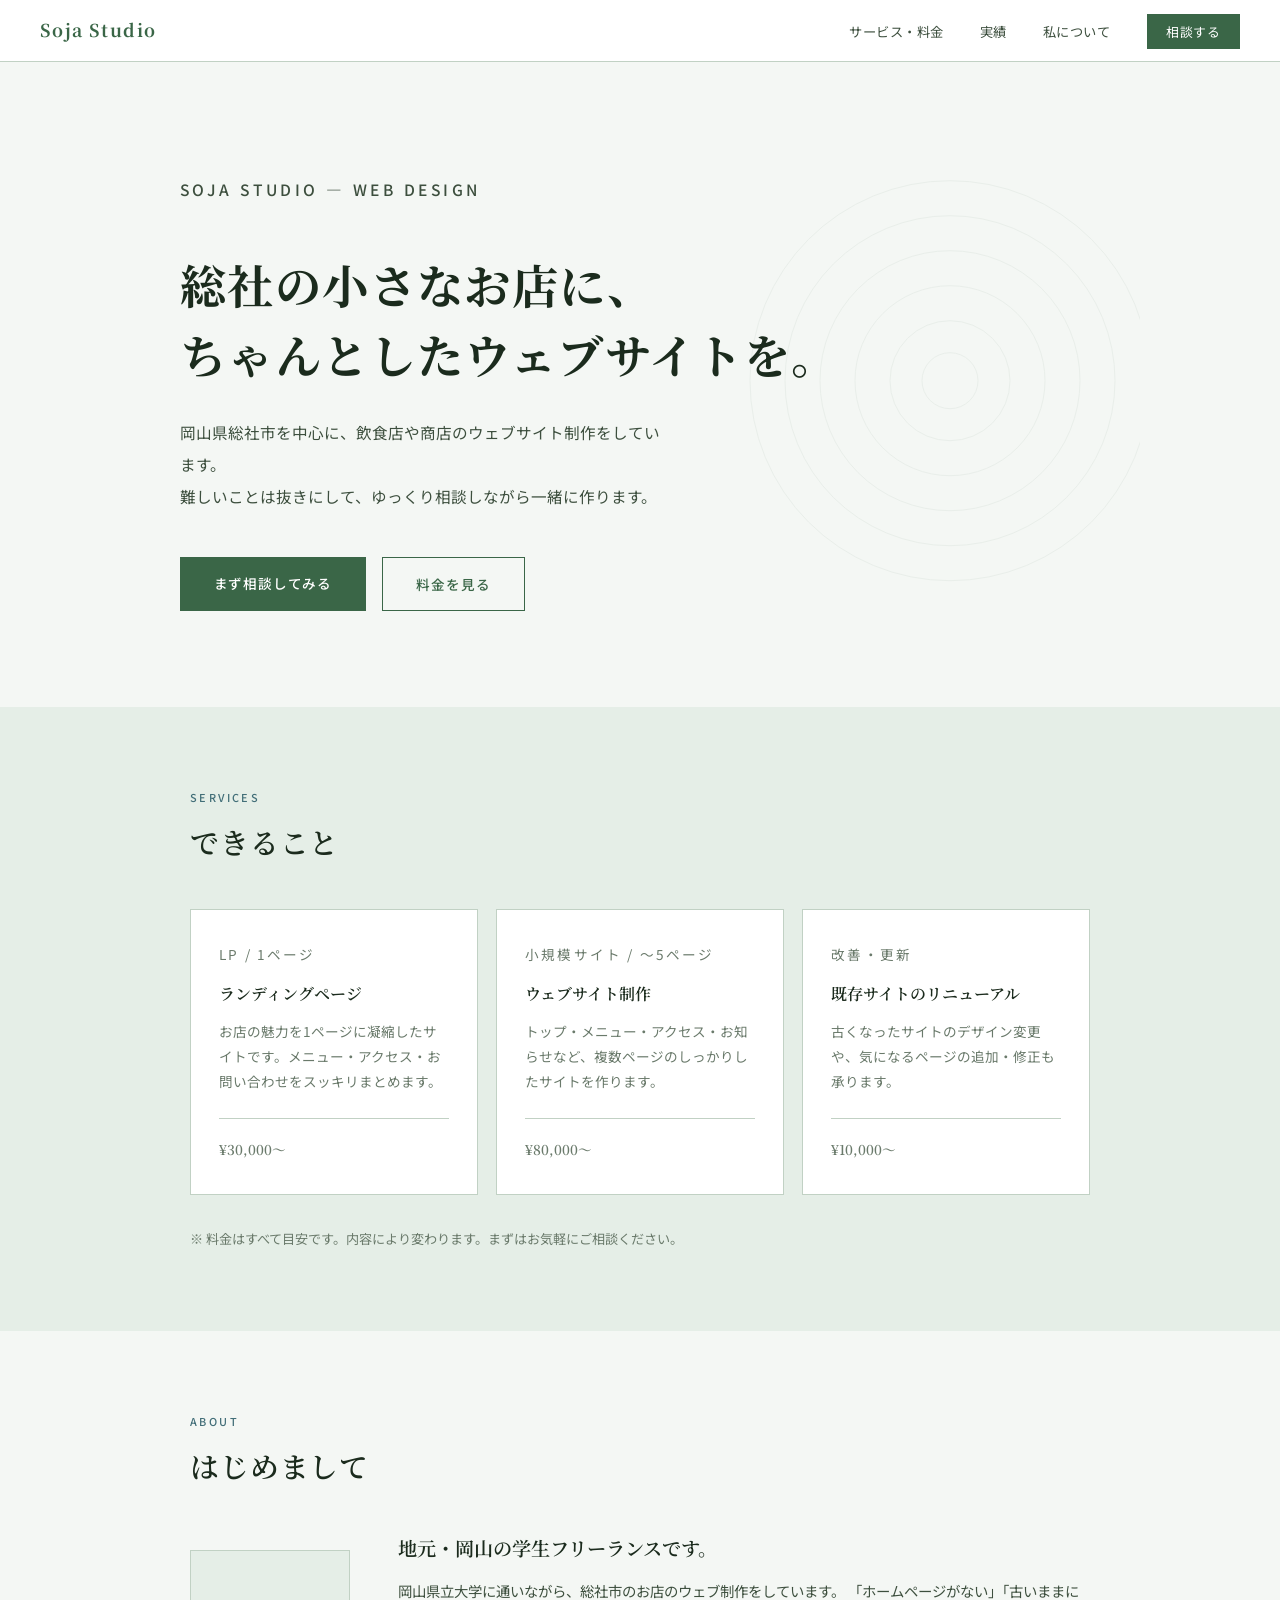
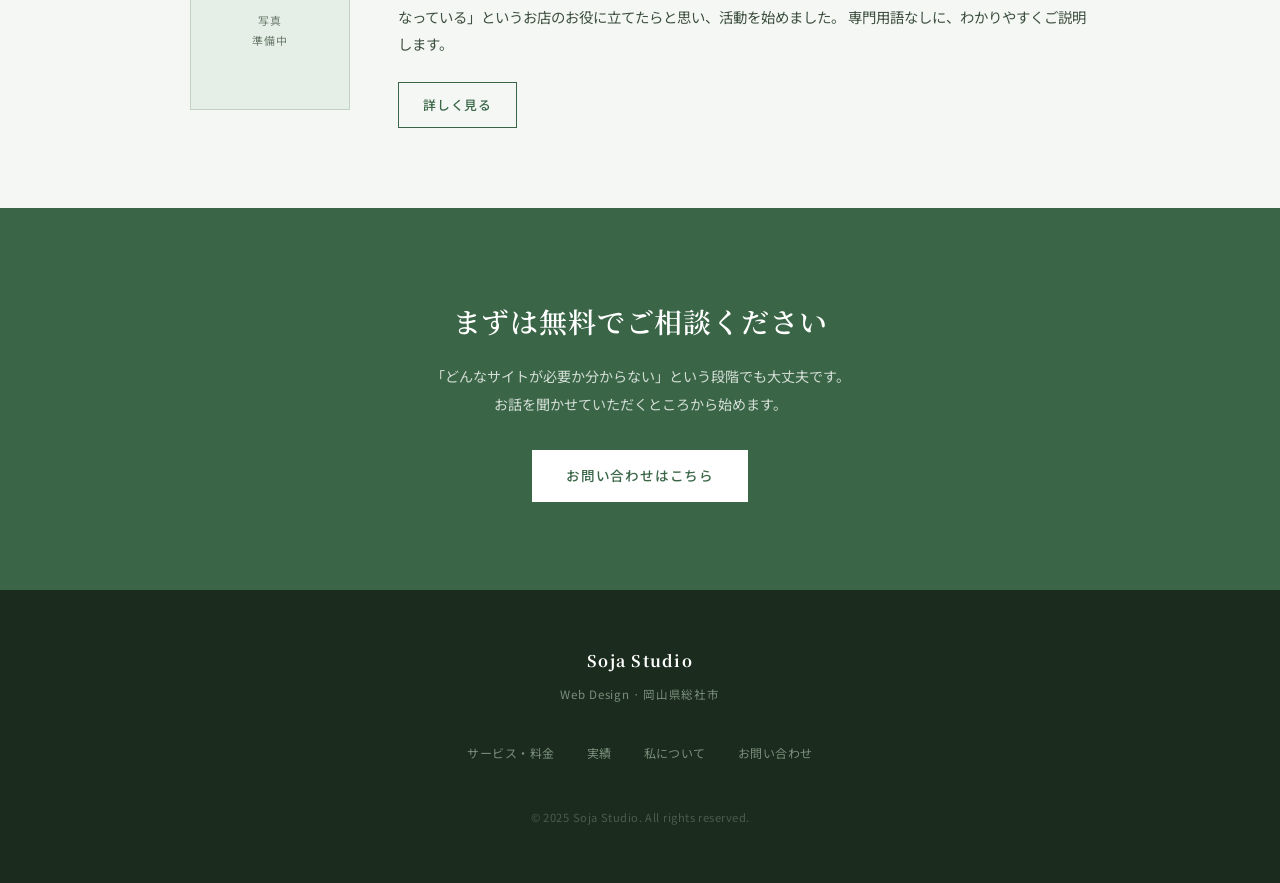
<file: index.html>
<!DOCTYPE html>
<html lang="ja">
<head>
  <meta charset="UTF-8">
  <meta name="viewport" content="width=device-width, initial-scale=1.0">
  <title>Soja Studio — 総社のウェブ制作</title>
  <meta name="description" content="岡山県総社市の小さなお店に、シンプルで使いやすいウェブサイトをお届けします。学生フリーランスが丁寧にご対応します。">
  <link rel="stylesheet" href="style.css">
</head>
<body>

<!-- Nav -->
<header class="site-nav">
  <a href="index.html" class="nav-logo">Soja Studio</a>
  <nav>
    <ul class="nav-menu">
      <li><a href="service.html">サービス・料金</a></li>
      <li><a href="works.html">実績</a></li>
      <li><a href="about.html">私について</a></li>
      <li class="nav-cta"><a href="contact.html">相談する</a></li>
    </ul>
  </nav>
</header>

<!-- Hero -->
<section class="hero">

  <!-- Signature element: concentric rings (Go board × topographic map) -->
  <div class="hero-deco">
    <svg width="420" height="420" viewBox="0 0 420 420" fill="none" xmlns="http://www.w3.org/2000/svg">
      <circle cx="210" cy="210" r="200" stroke="#3A6647" stroke-width="1"/>
      <circle cx="210" cy="210" r="165" stroke="#3A6647" stroke-width="1"/>
      <circle cx="210" cy="210" r="130" stroke="#3A6647" stroke-width="1"/>
      <circle cx="210" cy="210" r="95"  stroke="#3A6647" stroke-width="1"/>
      <circle cx="210" cy="210" r="60"  stroke="#3A6647" stroke-width="1"/>
      <circle cx="210" cy="210" r="28"  stroke="#3A6647" stroke-width="1"/>
    </svg>
  </div>

  <p class="eyebrow">Soja Studio — Web Design</p>
  <h1>総社の小さなお店に、<br>ちゃんとしたウェブサイトを。</h1>
  <p>
    岡山県総社市を中心に、飲食店や商店のウェブサイト制作をしています。<br>
    難しいことは抜きにして、ゆっくり相談しながら一緒に作ります。
  </p>
  <div class="hero-ctas">
    <a href="contact.html" class="btn btn-primary">まず相談してみる</a>
    <a href="service.html" class="btn btn-outline">料金を見る</a>
  </div>
</section>

<!-- Services -->
<section class="section section-alt">
  <div class="section-inner">
    <p class="section-label">Services</p>
    <h2>できること</h2>
    <div class="card-grid">
      <div class="card">
        <p class="card-tag">LP / 1ページ</p>
        <h3>ランディングページ</h3>
        <p>お店の魅力を1ページに凝縮したサイトです。メニュー・アクセス・お問い合わせをスッキリまとめます。</p>
        <p class="card-price">¥30,000〜</p>
      </div>
      <div class="card">
        <p class="card-tag">小規模サイト / 〜5ページ</p>
        <h3>ウェブサイト制作</h3>
        <p>トップ・メニュー・アクセス・お知らせなど、複数ページのしっかりしたサイトを作ります。</p>
        <p class="card-price">¥80,000〜</p>
      </div>
      <div class="card">
        <p class="card-tag">改善・更新</p>
        <h3>既存サイトのリニューアル</h3>
        <p>古くなったサイトのデザイン変更や、気になるページの追加・修正も承ります。</p>
        <p class="card-price">¥10,000〜</p>
      </div>
    </div>
    <p style="margin-top:2rem; font-size:0.82rem; color:var(--ink-muted);">
      ※ 料金はすべて目安です。内容により変わります。まずはお気軽にご相談ください。
    </p>
  </div>
</section>

<!-- About teaser -->
<section class="section">
  <div class="section-inner">
    <p class="section-label">About</p>
    <h2>はじめまして</h2>
    <div class="about-teaser">
      <div class="avatar-box">写真<br>準備中</div>
      <div>
        <h3>地元・岡山の学生フリーランスです。</h3>
        <p>
          岡山県立大学に通いながら、総社市のお店のウェブ制作をしています。
          「ホームページがない」「古いままになっている」というお店のお役に立てたらと思い、活動を始めました。
          専門用語なしに、わかりやすくご説明します。
        </p>
        <a href="about.html" class="btn btn-outline" style="font-size:0.8rem; padding:0.65rem 1.5rem;">詳しく見る</a>
      </div>
    </div>
  </div>
</section>

<!-- CTA Banner -->
<section class="cta-banner">
  <h2>まずは無料でご相談ください</h2>
  <p>「どんなサイトが必要か分からない」という段階でも大丈夫です。<br>お話を聞かせていただくところから始めます。</p>
  <a href="contact.html" class="btn btn-white">お問い合わせはこちら</a>
</section>

<!-- Footer -->
<footer class="site-footer">
  <p class="footer-logo">Soja Studio</p>
  <p class="footer-sub">Web Design · 岡山県総社市</p>
  <ul class="footer-nav">
    <li><a href="service.html">サービス・料金</a></li>
    <li><a href="works.html">実績</a></li>
    <li><a href="about.html">私について</a></li>
    <li><a href="contact.html">お問い合わせ</a></li>
  </ul>
  <p class="footer-copy">&copy; 2025 Soja Studio. All rights reserved.</p>
</footer>

</body>
</html>
</file>
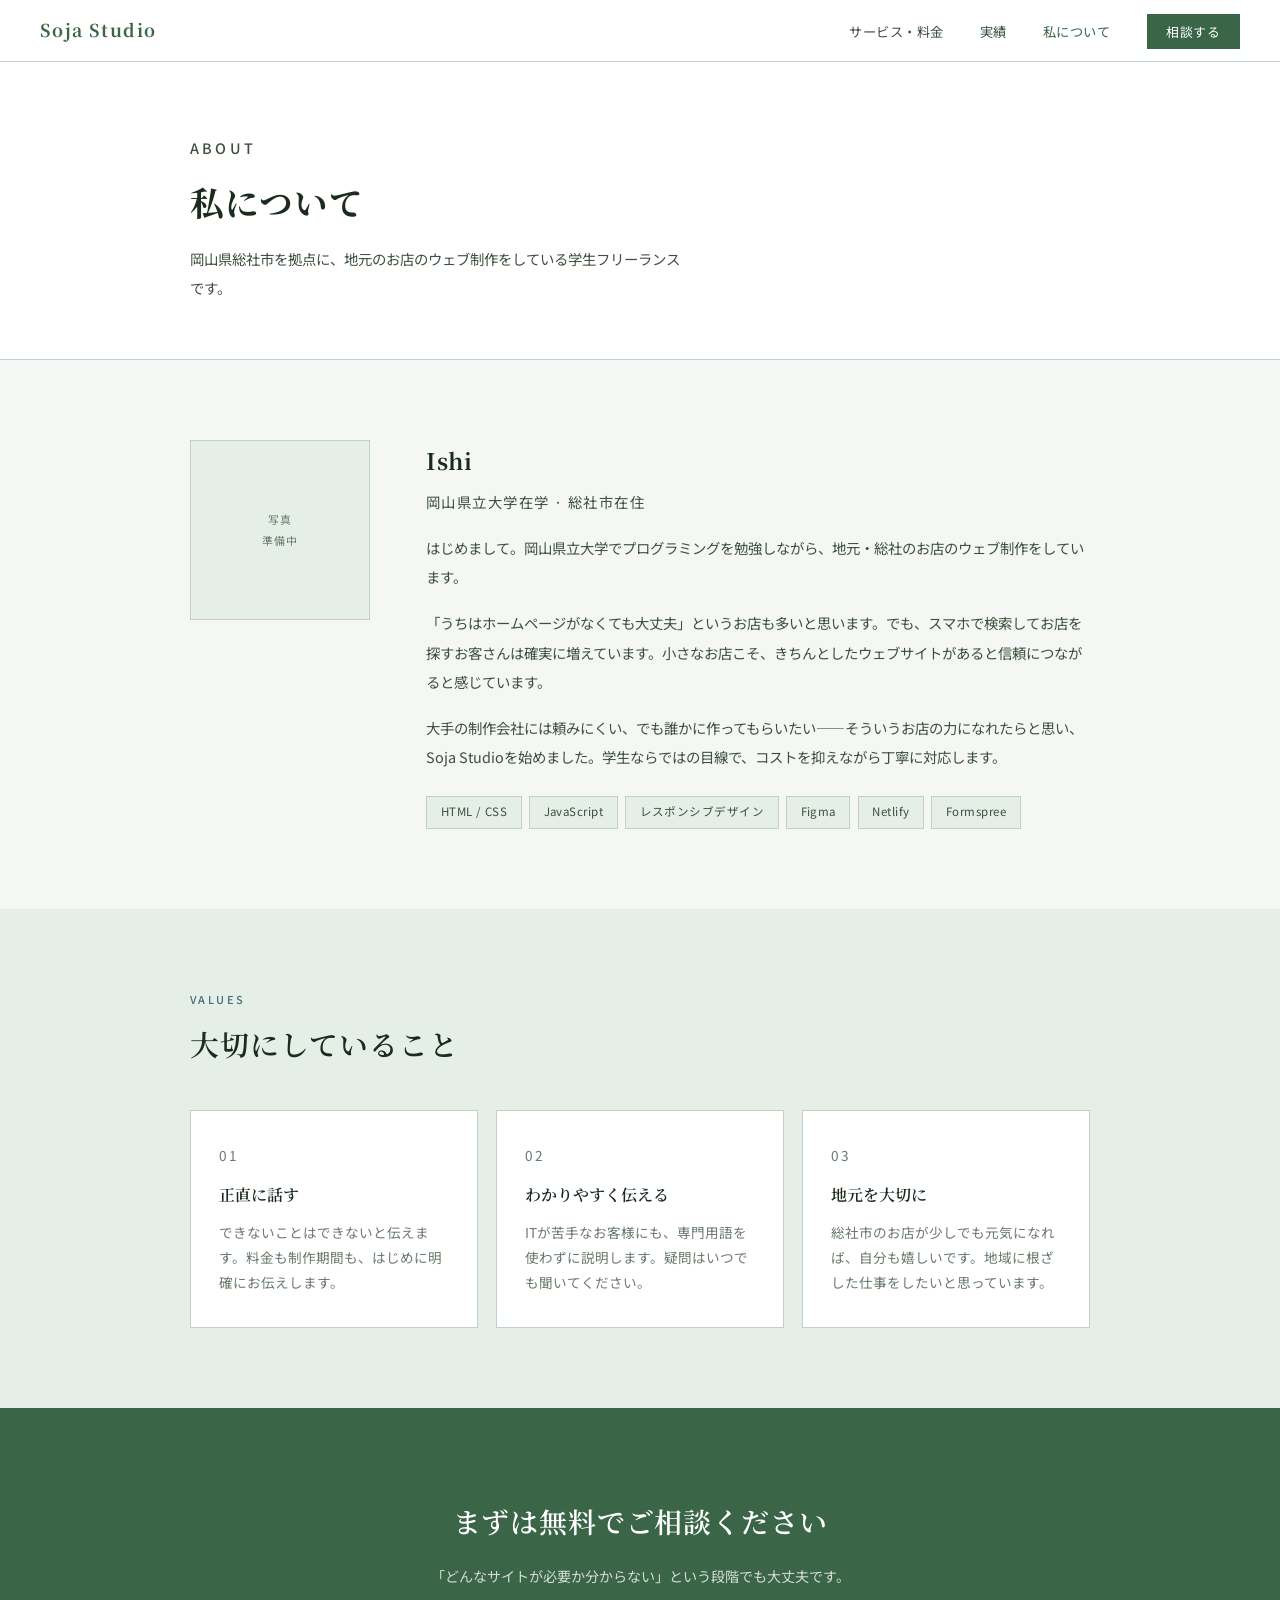
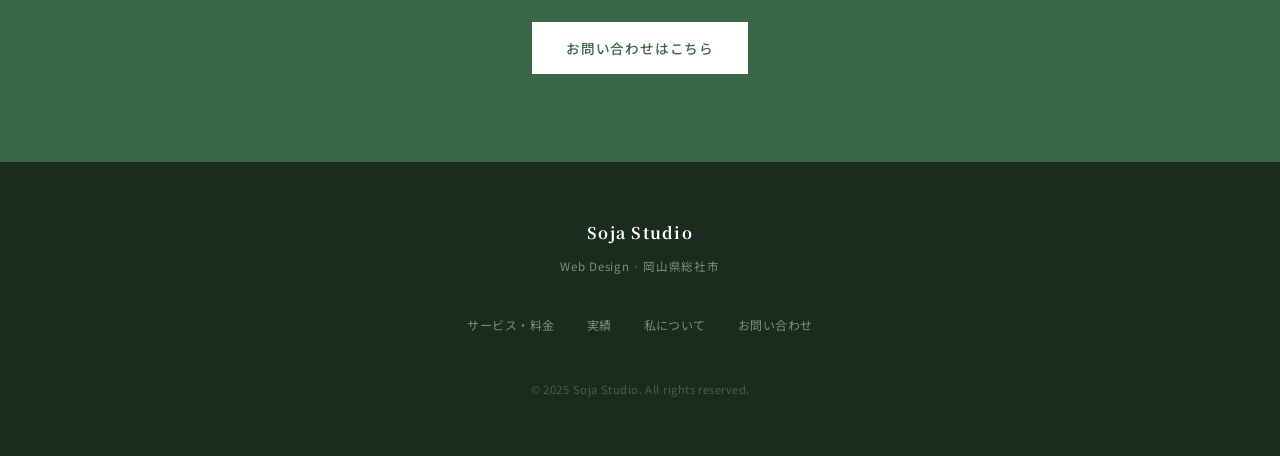
<file: about.html>
<!DOCTYPE html>
<html lang="ja">
<head>
  <meta charset="UTF-8">
  <meta name="viewport" content="width=device-width, initial-scale=1.0">
  <title>私について — Soja Studio</title>
  <meta name="description" content="Soja Studio運営者のプロフィールです。岡山県立大学在学中の学生フリーランスです。">
  <link rel="stylesheet" href="style.css">
</head>
<body>

<header class="site-nav">
  <a href="index.html" class="nav-logo">Soja Studio</a>
  <nav>
    <ul class="nav-menu">
      <li><a href="service.html">サービス・料金</a></li>
      <li><a href="works.html">実績</a></li>
      <li><a href="about.html" class="active">私について</a></li>
      <li class="nav-cta"><a href="contact.html">相談する</a></li>
    </ul>
  </nav>
</header>

<div class="page-header">
  <div class="page-header-inner">
    <p class="section-label">About</p>
    <h1>私について</h1>
    <p>岡山県総社市を拠点に、地元のお店のウェブ制作をしている学生フリーランスです。</p>
  </div>
</div>

<!-- Profile -->
<section class="section">
  <div class="section-inner">
    <div class="about-profile">
      <div class="profile-img">写真<br>準備中</div>
      <div class="profile-text">
        <h2>Ishi</h2>
        <p class="profile-meta">岡山県立大学在学 · 総社市在住</p>
        <p>
          はじめまして。岡山県立大学でプログラミングを勉強しながら、地元・総社のお店のウェブ制作をしています。
        </p>
        <p>
          「うちはホームページがなくても大丈夫」というお店も多いと思います。でも、スマホで検索してお店を探すお客さんは確実に増えています。小さなお店こそ、きちんとしたウェブサイトがあると信頼につながると感じています。
        </p>
        <p>
          大手の制作会社には頼みにくい、でも誰かに作ってもらいたい——そういうお店の力になれたらと思い、Soja Studioを始めました。学生ならではの目線で、コストを抑えながら丁寧に対応します。
        </p>
        <ul class="skills-tags">
          <li>HTML / CSS</li>
          <li>JavaScript</li>
          <li>レスポンシブデザイン</li>
          <li>Figma</li>
          <li>Netlify</li>
          <li>Formspree</li>
        </ul>
      </div>
    </div>
  </div>
</section>

<!-- Values -->
<section class="section section-alt">
  <div class="section-inner">
    <p class="section-label">Values</p>
    <h2>大切にしていること</h2>
    <div class="card-grid">
      <div class="card">
        <p class="card-tag">01</p>
        <h3>正直に話す</h3>
        <p>できないことはできないと伝えます。料金も制作期間も、はじめに明確にお伝えします。</p>
      </div>
      <div class="card">
        <p class="card-tag">02</p>
        <h3>わかりやすく伝える</h3>
        <p>ITが苦手なお客様にも、専門用語を使わずに説明します。疑問はいつでも聞いてください。</p>
      </div>
      <div class="card">
        <p class="card-tag">03</p>
        <h3>地元を大切に</h3>
        <p>総社市のお店が少しでも元気になれば、自分も嬉しいです。地域に根ざした仕事をしたいと思っています。</p>
      </div>
    </div>
  </div>
</section>

<section class="cta-banner">
  <h2>まずは無料でご相談ください</h2>
  <p>「どんなサイトが必要か分からない」という段階でも大丈夫です。</p>
  <a href="contact.html" class="btn btn-white">お問い合わせはこちら</a>
</section>

<footer class="site-footer">
  <p class="footer-logo">Soja Studio</p>
  <p class="footer-sub">Web Design · 岡山県総社市</p>
  <ul class="footer-nav">
    <li><a href="service.html">サービス・料金</a></li>
    <li><a href="works.html">実績</a></li>
    <li><a href="about.html">私について</a></li>
    <li><a href="contact.html">お問い合わせ</a></li>
  </ul>
  <p class="footer-copy">&copy; 2025 Soja Studio. All rights reserved.</p>
</footer>

</body>
</html>
</file>
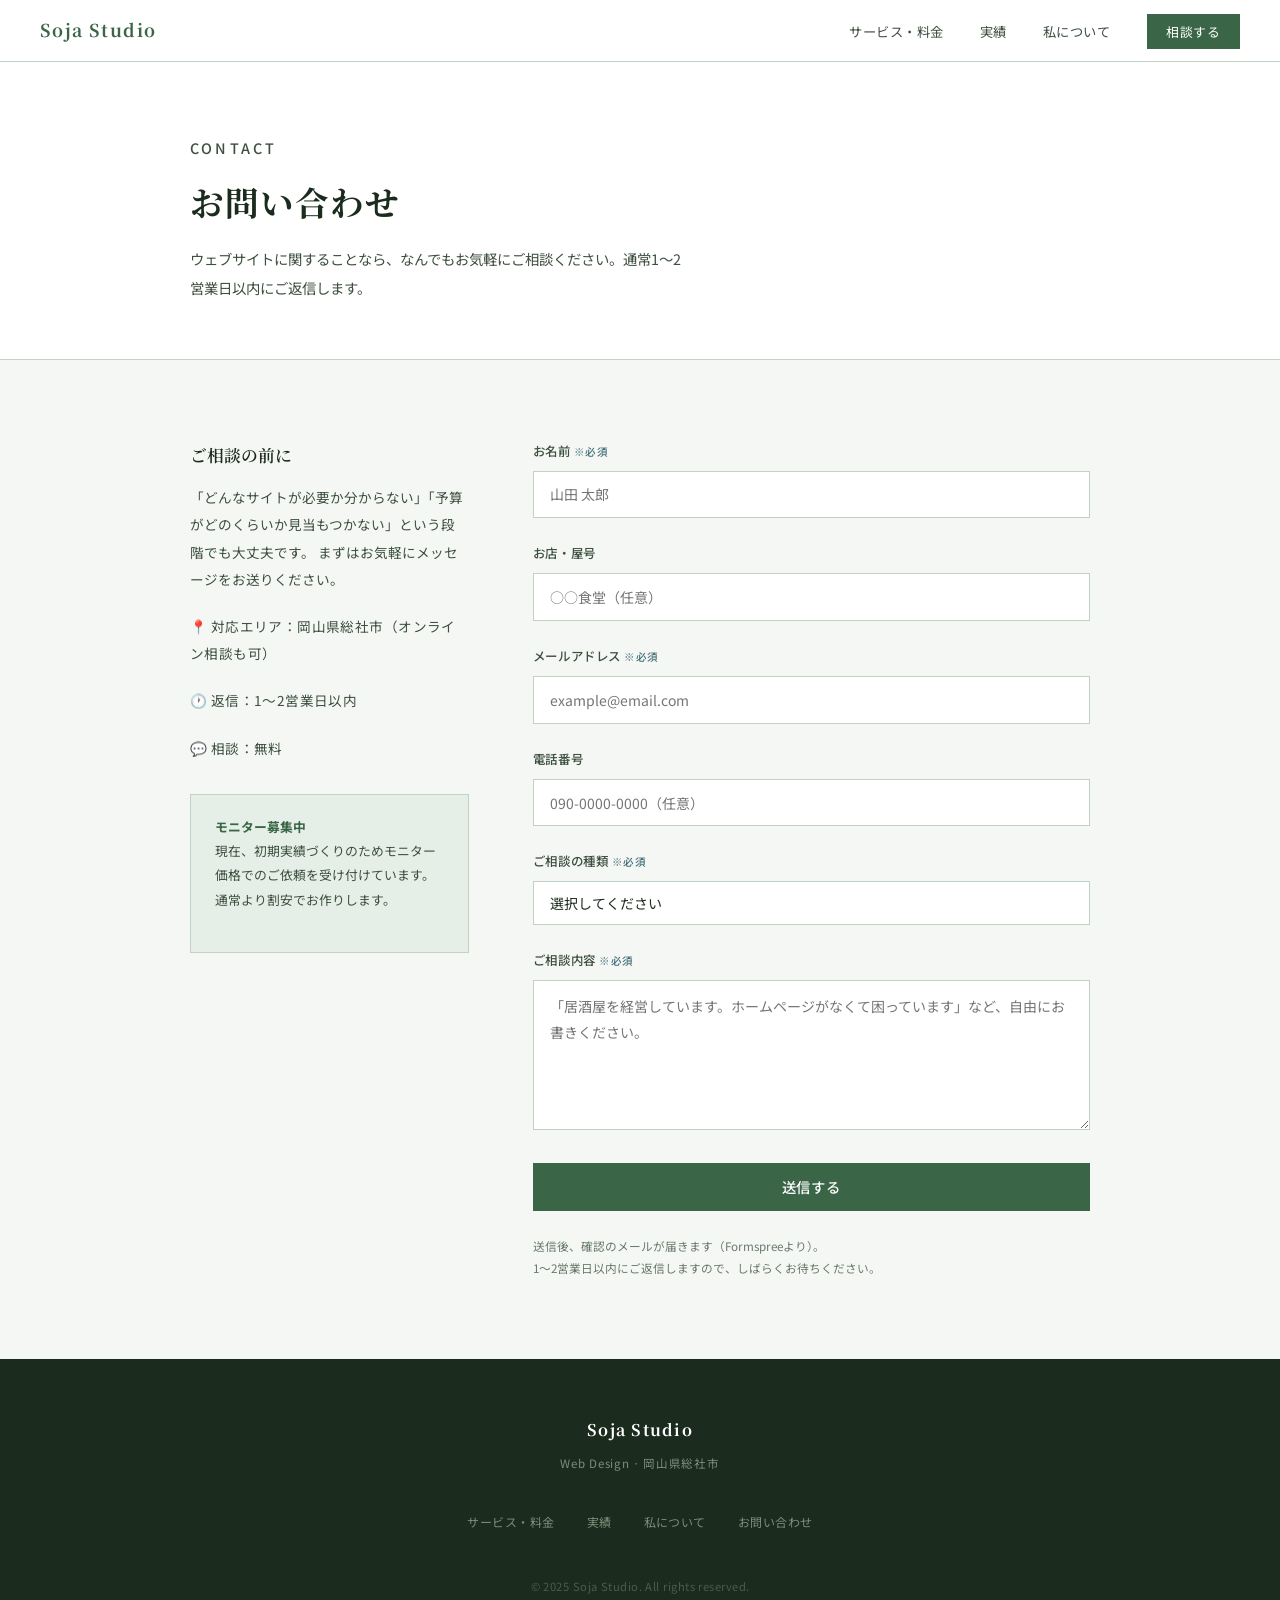
<file: contact.html>
<!DOCTYPE html>
<html lang="ja">
<head>
  <meta charset="UTF-8">
  <meta name="viewport" content="width=device-width, initial-scale=1.0">
  <title>お問い合わせ — Soja Studio</title>
  <meta name="description" content="Soja Studioへのお問い合わせ・ご相談はこちらから。ウェブサイト制作について、お気軽にどうぞ。">
  <link rel="stylesheet" href="style.css">
</head>
<body>

<header class="site-nav">
  <a href="index.html" class="nav-logo">Soja Studio</a>
  <nav>
    <ul class="nav-menu">
      <li><a href="service.html">サービス・料金</a></li>
      <li><a href="works.html">実績</a></li>
      <li><a href="about.html">私について</a></li>
      <li class="nav-cta"><a href="contact.html" class="active">相談する</a></li>
    </ul>
  </nav>
</header>

<div class="page-header">
  <div class="page-header-inner">
    <p class="section-label">Contact</p>
    <h1>お問い合わせ</h1>
    <p>ウェブサイトに関することなら、なんでもお気軽にご相談ください。通常1〜2営業日以内にご返信します。</p>
  </div>
</div>

<section class="section">
  <div class="section-inner">
    <div class="contact-layout">

      <!-- Left: info -->
      <div class="contact-info">
        <h3>ご相談の前に</h3>
        <p>
          「どんなサイトが必要か分からない」「予算がどのくらいか見当もつかない」という段階でも大丈夫です。
          まずはお気軽にメッセージをお送りください。
        </p>
        <p class="contact-detail">📍 対応エリア：岡山県総社市（オンライン相談も可）</p>
        <p class="contact-detail">🕐 返信：1〜2営業日以内</p>
        <p class="contact-detail">💬 相談：無料</p>

        <div style="margin-top:2rem; padding:1.25rem 1.5rem; background:var(--bg-alt); border:1px solid var(--border);">
          <p style="font-size:0.8rem; color:var(--ink-soft); line-height:1.9;">
            <strong style="color:var(--green);">モニター募集中</strong><br>
            現在、初期実績づくりのためモニター価格でのご依頼を受け付けています。通常より割安でお作りします。
          </p>
        </div>
      </div>

      <!-- Right: form -->
      <div>
        <!--
          Formspree を使用しています。
          以下の action の YOUR_FORM_ID を、Formspree で取得したフォームIDに書き換えてください。
          例: https://formspree.io/f/abcdefgh
        -->
        <form action="https://formspree.io/f/YOUR_FORM_ID" method="POST">

          <div class="form-group">
            <label class="form-label" for="name">お名前<span class="form-req">※必須</span></label>
            <input class="form-input" type="text" id="name" name="name" placeholder="山田 太郎" required>
          </div>

          <div class="form-group">
            <label class="form-label" for="shop">お店・屋号</label>
            <input class="form-input" type="text" id="shop" name="shop" placeholder="○○食堂（任意）">
          </div>

          <div class="form-group">
            <label class="form-label" for="email">メールアドレス<span class="form-req">※必須</span></label>
            <input class="form-input" type="email" id="email" name="email" placeholder="example@email.com" required>
          </div>

          <div class="form-group">
            <label class="form-label" for="tel">電話番号</label>
            <input class="form-input" type="tel" id="tel" name="tel" placeholder="090-0000-0000（任意）">
          </div>

          <div class="form-group">
            <label class="form-label" for="type">ご相談の種類<span class="form-req">※必須</span></label>
            <select class="form-select" id="type" name="type" required>
              <option value="" disabled selected>選択してください</option>
              <option value="lp">ランディングページ（1ページ）を作りたい</option>
              <option value="site">ウェブサイト（複数ページ）を作りたい</option>
              <option value="renewal">今あるサイトを改善・更新したい</option>
              <option value="maintenance">保守・更新サポートを依頼したい</option>
              <option value="other">その他・まず話を聞きたい</option>
            </select>
          </div>

          <div class="form-group">
            <label class="form-label" for="message">ご相談内容<span class="form-req">※必須</span></label>
            <textarea class="form-textarea" id="message" name="message" placeholder="「居酒屋を経営しています。ホームページがなくて困っています」など、自由にお書きください。" required></textarea>
          </div>

          <!-- Formspree honeypot (spam対策) -->
          <input type="text" name="_gotcha" style="display:none">
          <!-- 送信後のリダイレクト先（任意） -->
          <!-- <input type="hidden" name="_next" value="https://yourdomain.com/thanks.html"> -->

          <button type="submit" class="btn btn-primary" style="width:100%; text-align:center; border:none; cursor:pointer; font-size:0.9rem;">
            送信する
          </button>

          <p class="form-note">
            送信後、確認のメールが届きます（Formspreeより）。<br>
            1〜2営業日以内にご返信しますので、しばらくお待ちください。
          </p>
        </form>
      </div>

    </div>
  </div>
</section>

<footer class="site-footer">
  <p class="footer-logo">Soja Studio</p>
  <p class="footer-sub">Web Design · 岡山県総社市</p>
  <ul class="footer-nav">
    <li><a href="service.html">サービス・料金</a></li>
    <li><a href="works.html">実績</a></li>
    <li><a href="about.html">私について</a></li>
    <li><a href="contact.html">お問い合わせ</a></li>
  </ul>
  <p class="footer-copy">&copy; 2025 Soja Studio. All rights reserved.</p>
</footer>

</body>
</html>
</file>
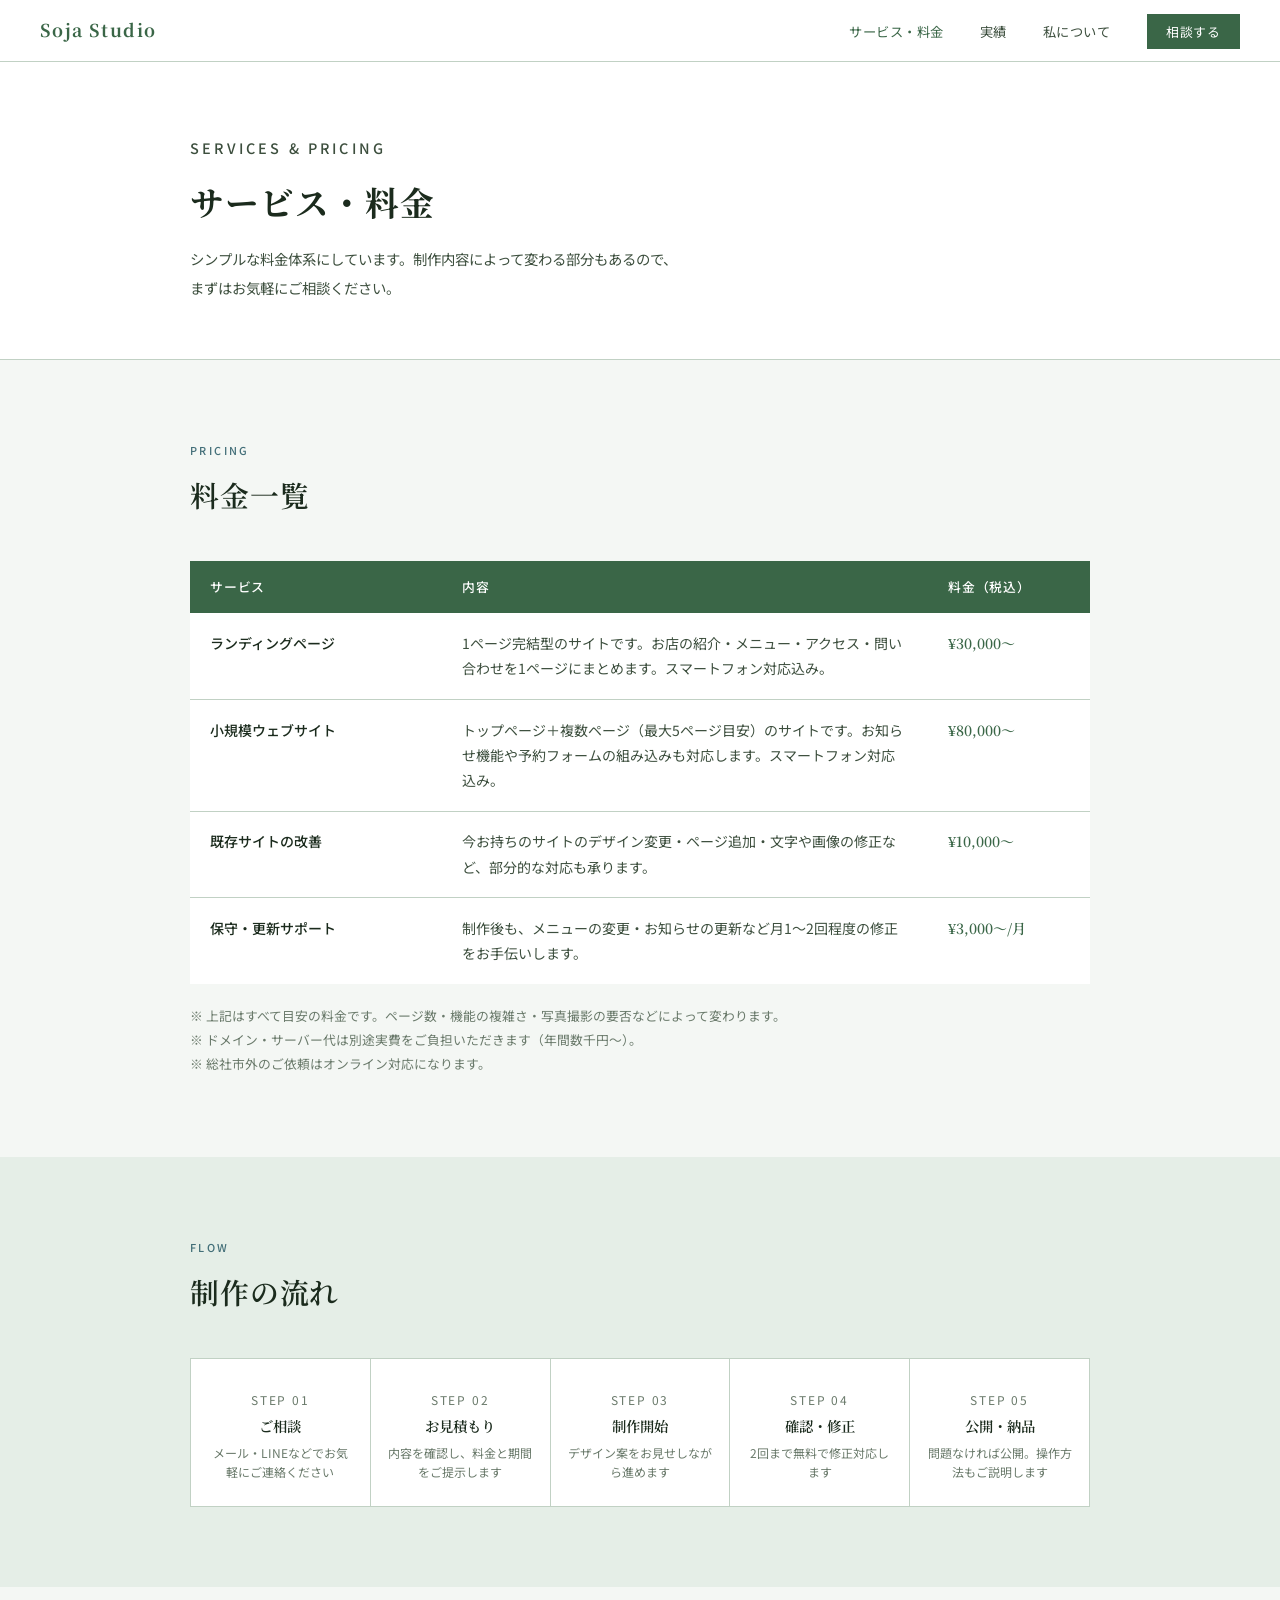
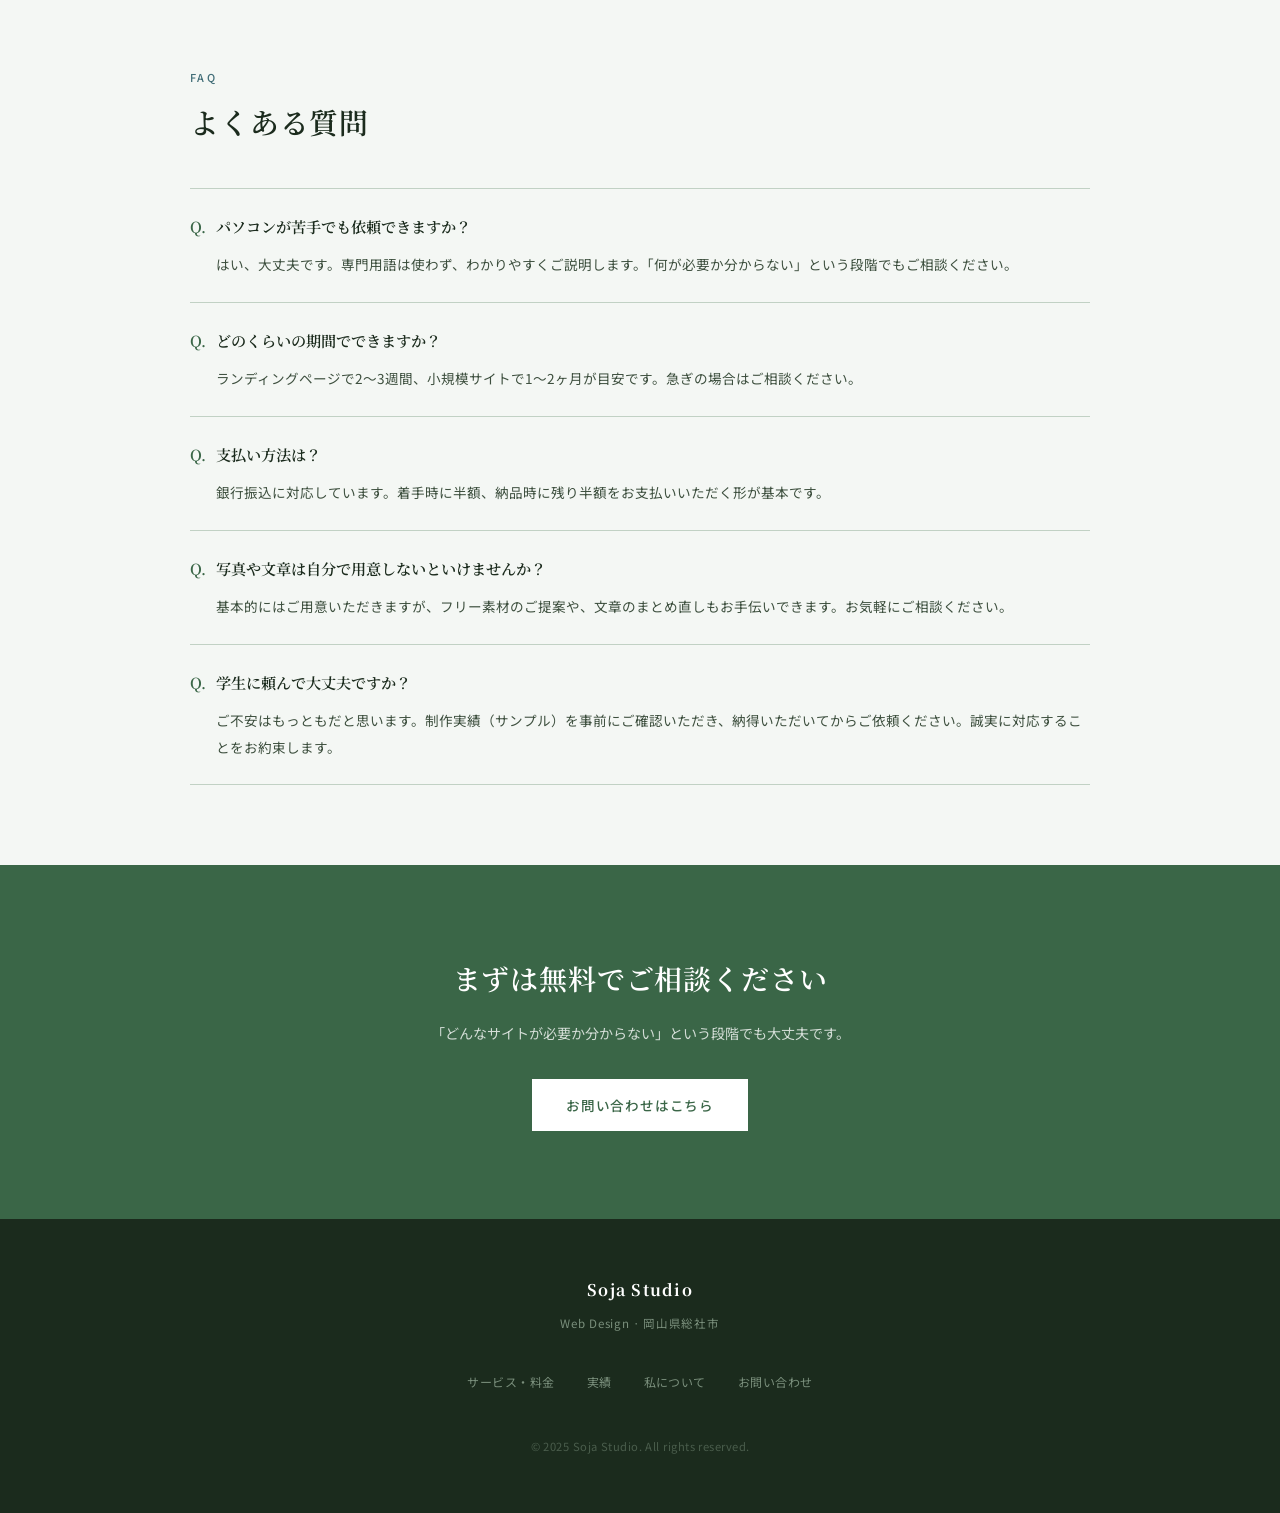
<file: service.html>
<!DOCTYPE html>
<html lang="ja">
<head>
  <meta charset="UTF-8">
  <meta name="viewport" content="width=device-width, initial-scale=1.0">
  <title>サービス・料金 — Soja Studio</title>
  <meta name="description" content="Soja StudioのWebサイト制作サービスと料金のご案内です。ランディングページから小規模サイトまで対応しています。">
  <link rel="stylesheet" href="style.css">
</head>
<body>

<header class="site-nav">
  <a href="index.html" class="nav-logo">Soja Studio</a>
  <nav>
    <ul class="nav-menu">
      <li><a href="service.html" class="active">サービス・料金</a></li>
      <li><a href="works.html">実績</a></li>
      <li><a href="about.html">私について</a></li>
      <li class="nav-cta"><a href="contact.html">相談する</a></li>
    </ul>
  </nav>
</header>

<!-- Page header -->
<div class="page-header">
  <div class="page-header-inner">
    <p class="section-label">Services & Pricing</p>
    <h1>サービス・料金</h1>
    <p>シンプルな料金体系にしています。制作内容によって変わる部分もあるので、まずはお気軽にご相談ください。</p>
  </div>
</div>

<!-- Pricing table -->
<section class="section">
  <div class="section-inner">
    <p class="section-label">Pricing</p>
    <h2>料金一覧</h2>

    <table class="pricing-table">
      <thead>
        <tr>
          <th style="width:28%">サービス</th>
          <th>内容</th>
          <th style="width:18%">料金（税込）</th>
        </tr>
      </thead>
      <tbody>
        <tr>
          <td class="td-name">ランディングページ</td>
          <td>1ページ完結型のサイトです。お店の紹介・メニュー・アクセス・問い合わせを1ページにまとめます。スマートフォン対応込み。</td>
          <td class="td-price">¥30,000〜</td>
        </tr>
        <tr>
          <td class="td-name">小規模ウェブサイト</td>
          <td>トップページ＋複数ページ（最大5ページ目安）のサイトです。お知らせ機能や予約フォームの組み込みも対応します。スマートフォン対応込み。</td>
          <td class="td-price">¥80,000〜</td>
        </tr>
        <tr>
          <td class="td-name">既存サイトの改善</td>
          <td>今お持ちのサイトのデザイン変更・ページ追加・文字や画像の修正など、部分的な対応も承ります。</td>
          <td class="td-price">¥10,000〜</td>
        </tr>
        <tr>
          <td class="td-name">保守・更新サポート</td>
          <td>制作後も、メニューの変更・お知らせの更新など月1〜2回程度の修正をお手伝いします。</td>
          <td class="td-price">¥3,000〜/月</td>
        </tr>
      </tbody>
    </table>

    <p style="margin-top:1.25rem; font-size:0.8rem; color:var(--ink-muted); line-height:1.9;">
      ※ 上記はすべて目安の料金です。ページ数・機能の複雑さ・写真撮影の要否などによって変わります。<br>
      ※ ドメイン・サーバー代は別途実費をご負担いただきます（年間数千円〜）。<br>
      ※ 総社市外のご依頼はオンライン対応になります。
    </p>
  </div>
</section>

<!-- Flow -->
<section class="section section-alt">
  <div class="section-inner">
    <p class="section-label">Flow</p>
    <h2>制作の流れ</h2>
    <div class="flow">
      <div class="flow-step">
        <p class="flow-num">STEP 01</p>
        <h4>ご相談</h4>
        <p>メール・LINEなどでお気軽にご連絡ください</p>
      </div>
      <div class="flow-step">
        <p class="flow-num">STEP 02</p>
        <h4>お見積もり</h4>
        <p>内容を確認し、料金と期間をご提示します</p>
      </div>
      <div class="flow-step">
        <p class="flow-num">STEP 03</p>
        <h4>制作開始</h4>
        <p>デザイン案をお見せしながら進めます</p>
      </div>
      <div class="flow-step">
        <p class="flow-num">STEP 04</p>
        <h4>確認・修正</h4>
        <p>2回まで無料で修正対応します</p>
      </div>
      <div class="flow-step">
        <p class="flow-num">STEP 05</p>
        <h4>公開・納品</h4>
        <p>問題なければ公開。操作方法もご説明します</p>
      </div>
    </div>
  </div>
</section>

<!-- FAQ -->
<section class="section">
  <div class="section-inner">
    <p class="section-label">FAQ</p>
    <h2>よくある質問</h2>
    <div class="faq-list">
      <div class="faq-item">
        <p class="faq-q">パソコンが苦手でも依頼できますか？</p>
        <p class="faq-a">はい、大丈夫です。専門用語は使わず、わかりやすくご説明します。「何が必要か分からない」という段階でもご相談ください。</p>
      </div>
      <div class="faq-item">
        <p class="faq-q">どのくらいの期間でできますか？</p>
        <p class="faq-a">ランディングページで2〜3週間、小規模サイトで1〜2ヶ月が目安です。急ぎの場合はご相談ください。</p>
      </div>
      <div class="faq-item">
        <p class="faq-q">支払い方法は？</p>
        <p class="faq-a">銀行振込に対応しています。着手時に半額、納品時に残り半額をお支払いいただく形が基本です。</p>
      </div>
      <div class="faq-item">
        <p class="faq-q">写真や文章は自分で用意しないといけませんか？</p>
        <p class="faq-a">基本的にはご用意いただきますが、フリー素材のご提案や、文章のまとめ直しもお手伝いできます。お気軽にご相談ください。</p>
      </div>
      <div class="faq-item">
        <p class="faq-q">学生に頼んで大丈夫ですか？</p>
        <p class="faq-a">ご不安はもっともだと思います。制作実績（サンプル）を事前にご確認いただき、納得いただいてからご依頼ください。誠実に対応することをお約束します。</p>
      </div>
    </div>
  </div>
</section>

<!-- CTA Banner -->
<section class="cta-banner">
  <h2>まずは無料でご相談ください</h2>
  <p>「どんなサイトが必要か分からない」という段階でも大丈夫です。</p>
  <a href="contact.html" class="btn btn-white">お問い合わせはこちら</a>
</section>

<footer class="site-footer">
  <p class="footer-logo">Soja Studio</p>
  <p class="footer-sub">Web Design · 岡山県総社市</p>
  <ul class="footer-nav">
    <li><a href="service.html">サービス・料金</a></li>
    <li><a href="works.html">実績</a></li>
    <li><a href="about.html">私について</a></li>
    <li><a href="contact.html">お問い合わせ</a></li>
  </ul>
  <p class="footer-copy">&copy; 2025 Soja Studio. All rights reserved.</p>
</footer>

</body>
</html>
</file>
<file: style.css>
@import url('https://fonts.googleapis.com/css2?family=Noto+Serif+JP:wght@400;600;700&family=Noto+Sans+JP:wght@400;500&display=swap');

/* ===== Tokens ===== */
:root {
  --ink:        #1B2B1D;
  --ink-soft:   #3D4F3E;
  --ink-muted:  #6A7A6B;
  --bg:         #F4F7F4;
  --bg-alt:     #E5EEE7;
  --green:      #3A6647;
  --green-h:    #4B7757;
  --teal:       #426E78;
  --border:     #C1D1C4;
  --white:      #FFFFFF;
  --serif:      'Noto Serif JP', Georgia, serif;
  --sans:       'Noto Sans JP', sans-serif;
}

/* ===== Reset ===== */
*, *::before, *::after { box-sizing: border-box; margin: 0; padding: 0; }
img { display: block; max-width: 100%; }
a { color: inherit; text-decoration: none; }
html { scroll-behavior: smooth; }

body {
  font-family: var(--sans);
  background: var(--bg);
  color: var(--ink);
  line-height: 1.85;
}

/* ===== Nav ===== */
.site-nav {
  position: sticky;
  top: 0;
  z-index: 100;
  background: var(--white);
  border-bottom: 1px solid var(--border);
  display: flex;
  align-items: center;
  justify-content: space-between;
  padding: 0 2.5rem;
  height: 62px;
}
.nav-logo {
  font-family: var(--serif);
  font-size: 1.1rem;
  font-weight: 700;
  color: var(--green);
  letter-spacing: 0.08em;
}
.nav-menu {
  list-style: none;
  display: flex;
  align-items: center;
  gap: 2.25rem;
}
.nav-menu a {
  font-size: 0.83rem;
  color: var(--ink-soft);
  letter-spacing: 0.04em;
  transition: color 0.15s;
}
.nav-menu a:hover, .nav-menu a.active { color: var(--green); }
.nav-cta a {
  padding: 0.5rem 1.2rem !important;
  background: var(--green) !important;
  color: var(--white) !important;
  font-size: 0.8rem !important;
  letter-spacing: 0.06em !important;
  transition: background 0.15s !important;
}
.nav-cta a:hover { background: var(--green-h) !important; }

/* ===== Buttons ===== */
.btn {
  display: inline-block;
  padding: 0.85rem 2.1rem;
  font-family: var(--sans);
  font-size: 0.85rem;
  font-weight: 500;
  letter-spacing: 0.06em;
  transition: background 0.15s, color 0.15s, border-color 0.15s;
}
.btn-primary { background: var(--green); color: var(--white); }
.btn-primary:hover { background: var(--green-h); }
.btn-outline { border: 1.5px solid var(--green); color: var(--green); background: transparent; }
.btn-outline:hover { background: var(--green); color: var(--white); }
.btn-white { background: var(--white); color: var(--green); }
.btn-white:hover { background: var(--bg); }

/* ===== Hero ===== */
.hero {
  max-width: 1000px;
  margin: 0 auto;
  padding: 7rem 2.5rem 6rem;
  position: relative;
  overflow: hidden;
}
.hero-deco {
  position: absolute;
  right: -20px;
  top: 50%;
  transform: translateY(-50%);
  opacity: 0.055;
  pointer-events: none;
}
.eyebrow {
  font-size: 0.7rem;
  font-weight: 500;
  letter-spacing: 0.22em;
  color: var(--teal);
  text-transform: uppercase;
  margin-bottom: 1.5rem;
}
.hero h1 {
  font-family: var(--serif);
  font-size: clamp(1.85rem, 4.5vw, 2.9rem);
  font-weight: 700;
  line-height: 1.5;
  color: var(--ink);
  letter-spacing: 0.03em;
  max-width: 660px;
  margin-bottom: 1.75rem;
}
.hero p {
  font-size: 0.975rem;
  color: var(--ink-soft);
  max-width: 480px;
  line-height: 2.05;
  margin-bottom: 2.75rem;
}
.hero-ctas { display: flex; gap: 1rem; flex-wrap: wrap; }

/* ===== Section ===== */
.section { padding: 5rem 2.5rem; }
.section-inner { max-width: 900px; margin: 0 auto; }
.section-alt { background: var(--bg-alt); }
.section-label {
  font-size: 0.68rem;
  font-weight: 500;
  letter-spacing: 0.22em;
  color: var(--teal);
  text-transform: uppercase;
  margin-bottom: 0.5rem;
}
.section h2 {
  font-family: var(--serif);
  font-size: clamp(1.35rem, 2.5vw, 1.8rem);
  font-weight: 600;
  color: var(--ink);
  margin-bottom: 2.5rem;
  letter-spacing: 0.03em;
}

/* ===== Card grid ===== */
.card-grid {
  display: grid;
  grid-template-columns: repeat(auto-fit, minmax(240px, 1fr));
  gap: 1.15rem;
}
.card {
  background: var(--white);
  border: 1px solid var(--border);
  padding: 2rem 1.75rem;
}
.card-tag {
  font-size: 0.68rem;
  letter-spacing: 0.16em;
  color: var(--teal);
  margin-bottom: 0.9rem;
}
.card h3 {
  font-family: var(--serif);
  font-size: 1rem;
  font-weight: 600;
  color: var(--ink);
  margin-bottom: 0.75rem;
  line-height: 1.6;
}
.card p {
  font-size: 0.85rem;
  color: var(--ink-muted);
  line-height: 1.85;
}
.card-price {
  margin-top: 1.5rem;
  padding-top: 1.1rem;
  border-top: 1px solid var(--border);
  font-family: var(--serif);
  font-size: 1rem;
  font-weight: 600;
  color: var(--green);
}

/* ===== About teaser ===== */
.about-teaser {
  display: grid;
  grid-template-columns: 160px 1fr;
  gap: 3rem;
  align-items: center;
}
.avatar-box {
  aspect-ratio: 1;
  background: var(--bg-alt);
  border: 1px solid var(--border);
  display: flex;
  align-items: center;
  justify-content: center;
  color: var(--ink-muted);
  font-size: 0.68rem;
  letter-spacing: 0.08em;
  text-align: center;
}
.about-teaser h3 {
  font-family: var(--serif);
  font-size: 1.2rem;
  font-weight: 600;
  color: var(--ink);
  margin-bottom: 0.9rem;
  line-height: 1.6;
}
.about-teaser p { font-size: 0.9rem; color: var(--ink-soft); margin-bottom: 1.5rem; }

/* ===== CTA Banner ===== */
.cta-banner {
  background: var(--green);
  padding: 5.5rem 2.5rem;
  text-align: center;
}
.cta-banner h2 {
  font-family: var(--serif);
  font-size: clamp(1.2rem, 2.5vw, 1.75rem);
  font-weight: 600;
  color: var(--white);
  letter-spacing: 0.03em;
  margin-bottom: 0.85rem;
}
.cta-banner p { color: rgba(255,255,255,.78); font-size: 0.88rem; margin-bottom: 2rem; line-height: 2; }

/* ===== Footer ===== */
.site-footer {
  background: var(--ink);
  padding: 3.5rem 2.5rem;
  text-align: center;
}
.footer-logo {
  font-family: var(--serif);
  font-size: 1rem;
  font-weight: 700;
  color: var(--white);
  letter-spacing: 0.08em;
  margin-bottom: 0.5rem;
}
.footer-sub { font-size: 0.72rem; color: #7A8F7C; letter-spacing: 0.06em; margin-bottom: 2rem; }
.footer-nav { list-style: none; display: flex; justify-content: center; gap: 2rem; margin-bottom: 2.5rem; }
.footer-nav a { font-size: 0.75rem; color: #7A8F7C; letter-spacing: 0.04em; transition: color 0.15s; }
.footer-nav a:hover { color: var(--white); }
.footer-copy { font-size: 0.7rem; color: #4A5D4C; letter-spacing: 0.04em; }

/* ===== Page header (inner pages) ===== */
.page-header {
  background: var(--white);
  border-bottom: 1px solid var(--border);
  padding: 4.5rem 2.5rem 3.5rem;
}
.page-header-inner { max-width: 900px; margin: 0 auto; }
.page-header h1 {
  font-family: var(--serif);
  font-size: clamp(1.55rem, 3vw, 2.1rem);
  font-weight: 700;
  color: var(--ink);
  letter-spacing: 0.03em;
  margin-bottom: 0.75rem;
  margin-top: 0.4rem;
}
.page-header p { font-size: 0.9rem; color: var(--ink-soft); max-width: 500px; line-height: 2; }

/* ===== Service page ===== */
.pricing-table { width: 100%; border-collapse: collapse; background: var(--white); }
.pricing-table th {
  background: var(--green);
  color: var(--white);
  padding: 0.9rem 1.25rem;
  text-align: left;
  font-size: 0.8rem;
  font-weight: 500;
  letter-spacing: 0.06em;
}
.pricing-table td {
  padding: 1.1rem 1.25rem;
  border-bottom: 1px solid var(--border);
  font-size: 0.875rem;
  color: var(--ink-soft);
  vertical-align: top;
  line-height: 1.8;
}
.pricing-table tr:last-child td { border-bottom: none; }
.td-price { font-family: var(--serif); font-weight: 600; color: var(--green) !important; white-space: nowrap; }
.td-name { font-weight: 500; color: var(--ink) !important; }

.flow {
  display: flex;
  margin-top: 2rem;
}
.flow-step {
  flex: 1;
  padding: 1.5rem 1rem;
  text-align: center;
  background: var(--white);
  border: 1px solid var(--border);
  border-right: none;
}
.flow-step:last-child { border-right: 1px solid var(--border); }
.flow-num { font-size: 0.65rem; letter-spacing: 0.15em; color: var(--teal); margin-bottom: 0.4rem; }
.flow-step h4 { font-family: var(--serif); font-size: 0.9rem; font-weight: 600; color: var(--ink); line-height: 1.5; }
.flow-step p { font-size: 0.75rem; color: var(--ink-muted); margin-top: 0.4rem; line-height: 1.6; }

/* ===== FAQ ===== */
.faq-list { border-top: 1px solid var(--border); margin-top: 0.5rem; }
.faq-item { border-bottom: 1px solid var(--border); padding: 1.5rem 0; }
.faq-q {
  font-family: var(--serif);
  font-size: 0.95rem;
  font-weight: 600;
  color: var(--ink);
  margin-bottom: 0.65rem;
  display: flex;
  gap: 0.6rem;
}
.faq-q::before { content: 'Q.'; color: var(--green); flex-shrink: 0; }
.faq-a { font-size: 0.85rem; color: var(--ink-soft); line-height: 1.95; padding-left: 1.6rem; }

/* ===== Works ===== */
.works-grid {
  display: grid;
  grid-template-columns: repeat(auto-fit, minmax(260px, 1fr));
  gap: 1.5rem;
}
.work-card { background: var(--white); border: 1px solid var(--border); overflow: hidden; }
.work-thumb {
  aspect-ratio: 16/9;
  background: var(--bg-alt);
  display: flex;
  align-items: center;
  justify-content: center;
  border-bottom: 1px solid var(--border);
  font-size: 0.72rem;
  color: var(--ink-muted);
  letter-spacing: 0.06em;
}
.work-info { padding: 1.25rem 1.5rem; }
.work-tag { font-size: 0.66rem; letter-spacing: 0.16em; color: var(--teal); margin-bottom: 0.45rem; }
.work-info h3 { font-family: var(--serif); font-size: 0.95rem; font-weight: 600; color: var(--ink); margin-bottom: 0.45rem; }
.work-info p { font-size: 0.8rem; color: var(--ink-muted); line-height: 1.75; }

/* ===== About page ===== */
.about-profile {
  display: grid;
  grid-template-columns: 180px 1fr;
  gap: 3.5rem;
  align-items: start;
}
.profile-img {
  aspect-ratio: 1;
  background: var(--bg-alt);
  border: 1px solid var(--border);
  display: flex; align-items: center; justify-content: center;
  font-size: 0.68rem; color: var(--ink-muted); letter-spacing: 0.08em; text-align: center;
}
.profile-text h2 { font-family: var(--serif); font-size: 1.4rem; font-weight: 700; color: var(--ink); margin-bottom: 0.4rem; }
.profile-meta { font-size: 0.75rem; color: var(--teal); letter-spacing: 0.1em; margin-bottom: 1.5rem; }
.profile-text p { font-size: 0.9rem; color: var(--ink-soft); line-height: 2.05; margin-bottom: 1rem; }
.skills-tags { display: flex; flex-wrap: wrap; gap: 0.45rem; margin-top: 1.5rem; list-style: none; }
.skills-tags li {
  font-size: 0.72rem;
  padding: 0.3rem 0.85rem;
  background: var(--bg-alt);
  border: 1px solid var(--border);
  color: var(--ink-soft);
  letter-spacing: 0.04em;
}

/* ===== Contact page ===== */
.contact-layout {
  display: grid;
  grid-template-columns: 1fr 2fr;
  gap: 4rem;
  align-items: start;
}
.contact-info h3 { font-family: var(--serif); font-size: 1.05rem; font-weight: 600; color: var(--ink); margin-bottom: 0.85rem; }
.contact-info p { font-size: 0.85rem; color: var(--ink-soft); line-height: 2; margin-bottom: 1.25rem; }
.contact-detail { font-size: 0.78rem; color: var(--ink-muted); letter-spacing: 0.03em; margin-bottom: 0.35rem; }

.form-group { margin-bottom: 1.5rem; }
.form-label { display: block; font-size: 0.78rem; font-weight: 500; color: var(--ink-soft); letter-spacing: 0.05em; margin-bottom: 0.5rem; }
.form-req { color: var(--teal); font-size: 0.66rem; margin-left: 0.2rem; }
.form-input,
.form-select,
.form-textarea {
  width: 100%;
  padding: 0.8rem 1rem;
  border: 1px solid var(--border);
  background: var(--white);
  font-family: var(--sans);
  font-size: 0.875rem;
  color: var(--ink);
  outline: none;
  transition: border-color 0.15s;
  appearance: none;
  border-radius: 0;
}
.form-input:focus, .form-select:focus, .form-textarea:focus { border-color: var(--green); }
.form-textarea { resize: vertical; min-height: 150px; line-height: 1.85; }
.form-note { font-size: 0.73rem; color: var(--ink-muted); margin-top: 1.5rem; line-height: 1.9; }

/* ===== Responsive ===== */
@media (max-width: 768px) {
  .nav-menu { display: none; }

  .hero { padding: 4rem 1.25rem 3.5rem; }
  .hero-deco { display: none; }
  .section { padding: 3.5rem 1.25rem; }
  .page-header { padding: 3rem 1.25rem 2.5rem; }

  .about-teaser,
  .about-profile,
  .contact-layout {
    grid-template-columns: 1fr;
    gap: 2rem;
  }
  .about-teaser .avatar-box, .profile-img { max-width: 140px; }

  .flow { flex-direction: column; }
  .flow-step { border-right: 1px solid var(--border); border-bottom: none; }
  .flow-step:last-child { border-bottom: 1px solid var(--border); }

  .cta-banner { padding: 3.5rem 1.25rem; }
}
</file>
